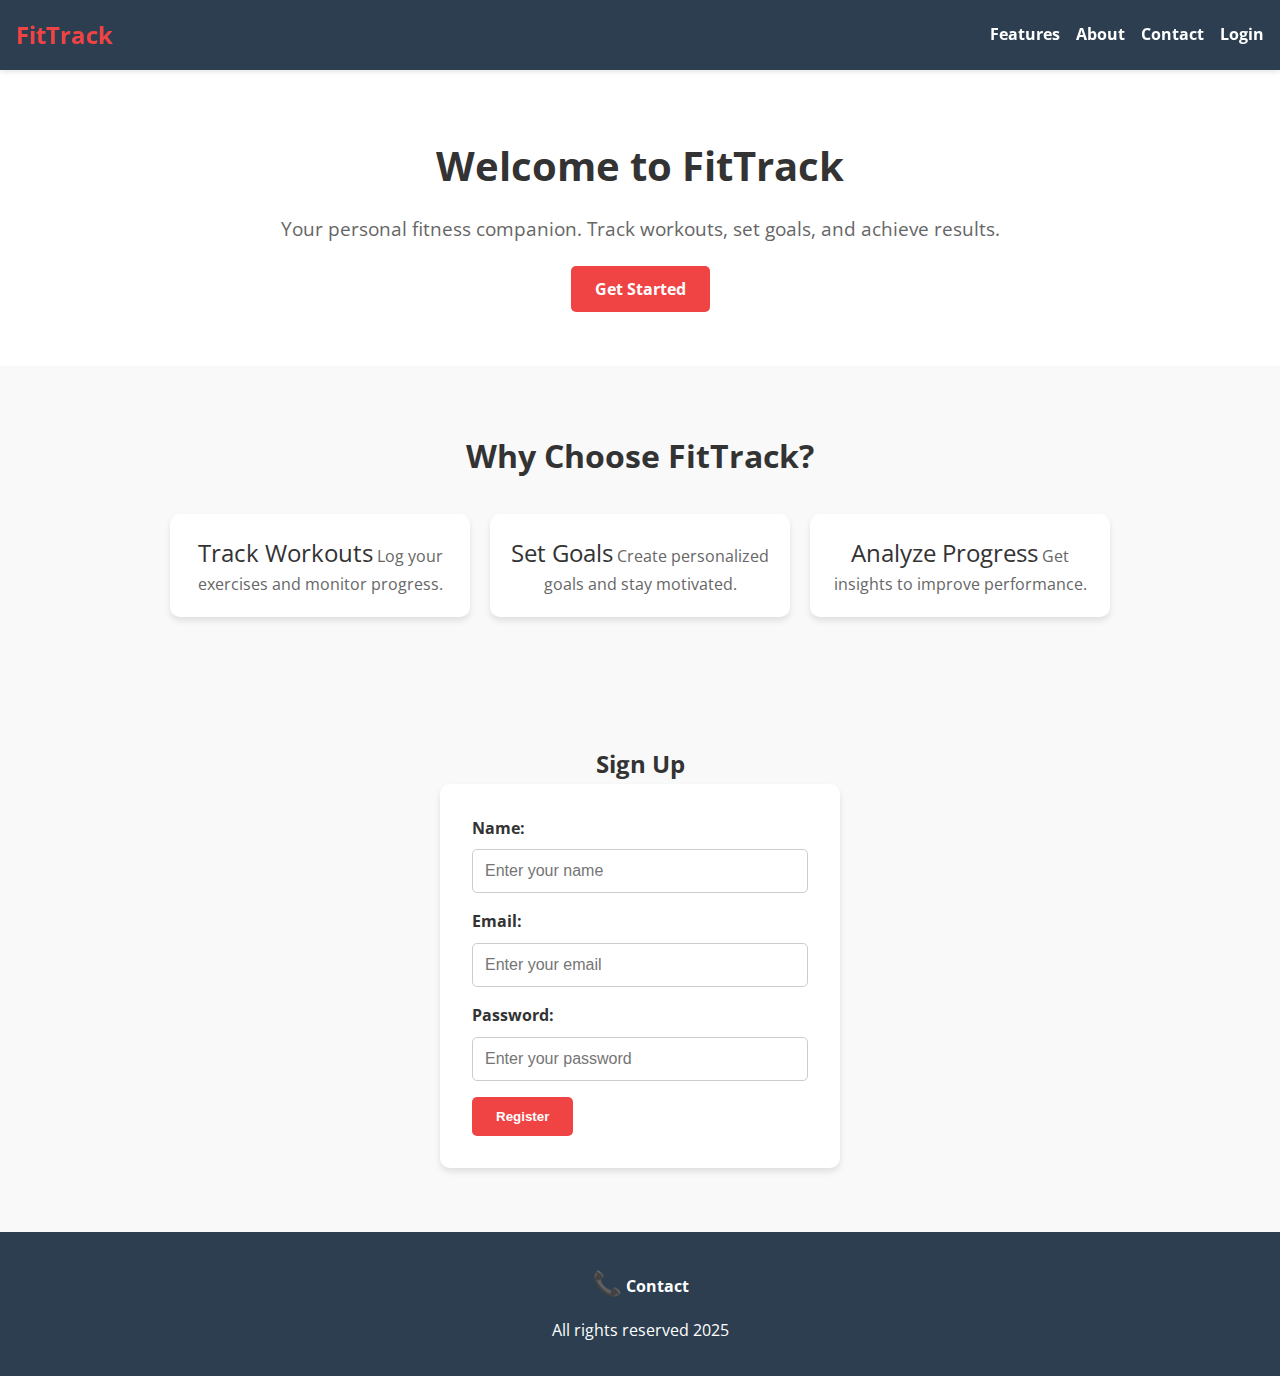
<file: index.html>
<!DOCTYPE html>
<html lang="en">
<head>
    <meta charset="UTF-8">
    <meta name="viewport" content="width=device-width, initial-scale=1.0">
    <title>FitTrack</title>
    <link rel="stylesheet" href="style.css">
    <link href="https://fonts.googleapis.com/css2?family=Poppins:wght@600&family=Open+Sans:wght@400;700&display=swap" rel="stylesheet">
</head>
<body>
    <!-- Header -->
    <header>
        <nav>
            <div class="logo">
                <h4>FitTrack</h4>
                <div class="nav-links">
                    <a href="#Features">Features</a>
                    <a href="#About">About</a>
                    <a href="contact.html">Contact</a>
                    <a href="login.html">Login</a>
                </div>
            </div>
        </nav>
    </header>

    <!-- Welcome Section -->
    <section class="Welcome"> 
        <h1 class="h1_Welcome">Welcome to FitTrack</h1>
        <p>Your personal fitness companion. Track workouts, set goals, and achieve results.</p>
        <a href="#sign-up" class="cta-button">Get Started</a>
    </section>

    <!-- Features Section -->
    <section id="Features" class="About">
        <h1 id="h1-about">Why Choose FitTrack?</h1>
        <div class="wcf-buttons-container">
            <a href="#about" class="wcf-button">
                <span class="about-title">Track Workouts</span>
                <span class="about-description">Log your exercises and monitor progress.</span>
            </a>
            <a href="#about" class="wcf-button">
                <span class="about-title">Set Goals</span>
                <span class="about-description">Create personalized goals and stay motivated.</span>
            </a>
            <a href="#about" class="wcf-button">
                <span class="about-title">Analyze Progress</span>
                <span class="about-description">Get insights to improve performance.</span>
            </a>
        </div>
    </section>

    <!-- Sign Up Section -->
    <section id="sign-up" class="sign-up-section">
        <h2>Sign Up</h2>
        <form id="registration-form">
            <label for="name">Name:</label>
            <input type="text" id="name" name="name" placeholder="Enter your name" required>

            <label for="email">Email:</label>
            <input type="email" id="email" name="email" placeholder="Enter your email" required>

            <label for="password">Password:</label>
            <input type="password" id="password" name="password" placeholder="Enter your password" required>

            <button type="submit" class="cta-button">Register</button>
        </form>
    </section>

    <!-- Footer -->
    <footer id="Contact" class="footer-1">
        <div class="contact-container">
            <span class="contact-icon">📞</span>
            <span class="contact-text"><a href="contact.html">Contact</a></span>
        </div>
        <p>All rights reserved 2025</p>
    </footer>

    <script src="script.js"></script>
</body>
</html>
</file>
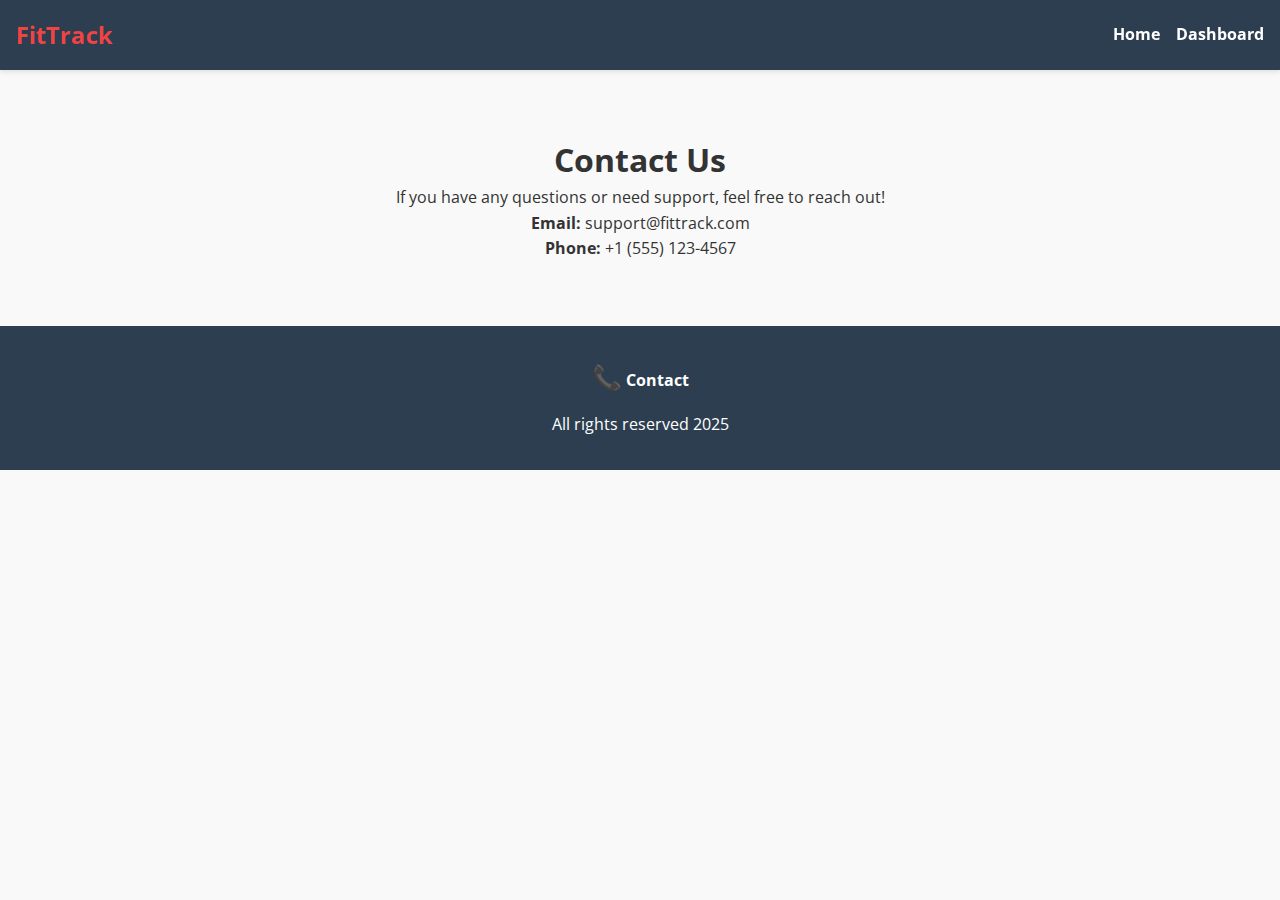
<file: contact.html>
<!DOCTYPE html>
<html lang="en">
<head>
    <meta charset="UTF-8">
    <meta name="viewport" content="width=device-width, initial-scale=1.0">
    <title>Contact Us - FitTrack</title>
    <link rel="stylesheet" href="style.css">
    <link href="https://fonts.googleapis.com/css2?family=Poppins:wght@600&family=Open+Sans:wght@400;700&display=swap" rel="stylesheet">
</head>
<body>
    <!-- Header -->
    <header>
        <nav>
            <div class="logo">
                <h4>FitTrack</h4>
                <div class="nav-links">
                    <a href="index.html">Home</a>
                    <a href="dashboard.html">Dashboard</a>
                </div>
            </div>
        </nav>
    </header>

    <!-- Contact Section -->
    <section class="contact-page">
        <h1>Contact Us</h1>
        <p>If you have any questions or need support, feel free to reach out!</p>

        <div class="contact-info">
            <p><strong>Email:</strong> support@fittrack.com</p>
            <p><strong>Phone:</strong> +1 (555) 123-4567</p>
        </div>
    </section>

    <!-- Footer -->
    <footer id="Contact" class="footer-1">
        <div class="contact-container">
            <span class="contact-icon">📞</span>
            <span class="contact-text"><a href="contact.html">Contact</a></span>
        </div>
        <p>All rights reserved 2025</p>
    </footer>
</body>
</html>
</file>
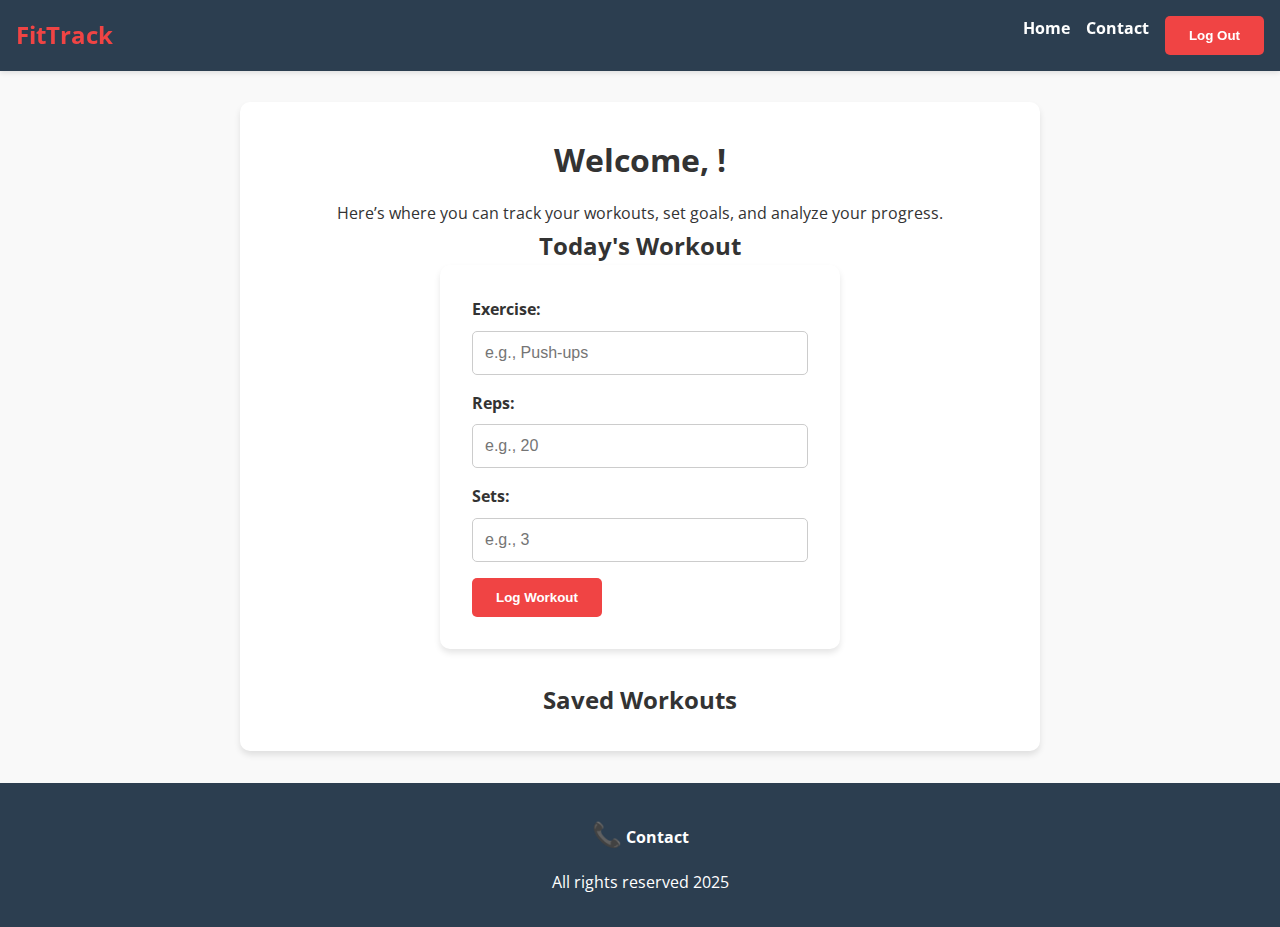
<file: dashboard.html>
<!DOCTYPE html>
<html lang="en">
<head>
    <meta charset="UTF-8">
    <meta name="viewport" content="width=device-width, initial-scale=1.0">
    <title>Dashboard - FitTrack</title>
    <link rel="stylesheet" href="style.css">
    <link href="https://fonts.googleapis.com/css2?family=Poppins:wght@600&family=Open+Sans:wght@400;700&display=swap" rel="stylesheet">
</head>
<body>
    <!-- Header -->
    <header>
        <nav>
            <div class="logo">
                <h4>FitTrack</h4>
                <div class="nav-links">
                    <a href="index.html">Home</a>
                    <a href="contact.html">Contact</a>
                    <button id="logout-button" class="cta-button">Log Out</button>
                </div>
            </div>
        </nav>
    </header>

    <!-- Dashboard Section -->
    <section class="dashboard">
        <h1>Welcome, <span id="user-name"></span>!</h1>
        <p>Here’s where you can track your workouts, set goals, and analyze your progress.</p>

        <!-- Workout Tracker -->
        <div class="tracker-section">
            <h2>Today's Workout</h2>
            <form id="workout-form">
                <label for="exercise">Exercise:</label>
                <input type="text" id="exercise" name="exercise" placeholder="e.g., Push-ups" required>

                <label for="reps">Reps:</label>
                <input type="number" id="reps" name="reps" placeholder="e.g., 20" required>

                <label for="sets">Sets:</label>
                <input type="number" id="sets" name="sets" placeholder="e.g., 3" required>

                <button type="submit" class="cta-button">Log Workout</button>
            </form>
        </div>

        <!-- Saved Workouts -->
        <div class="saved-workouts">
            <h2>Saved Workouts</h2>
            <ul id="workout-list"></ul>
        </div>
    </section>

    <!-- Footer -->
    <footer id="Contact" class="footer-1">
        <div class="contact-container">
            <span class="contact-icon">📞</span>
            <span class="contact-text"><a href="contact.html">Contact</a></span>
        </div>
        <p>All rights reserved 2025</p>
    </footer>

    <script src="script.js"></script>
</body>
</html>
</file>
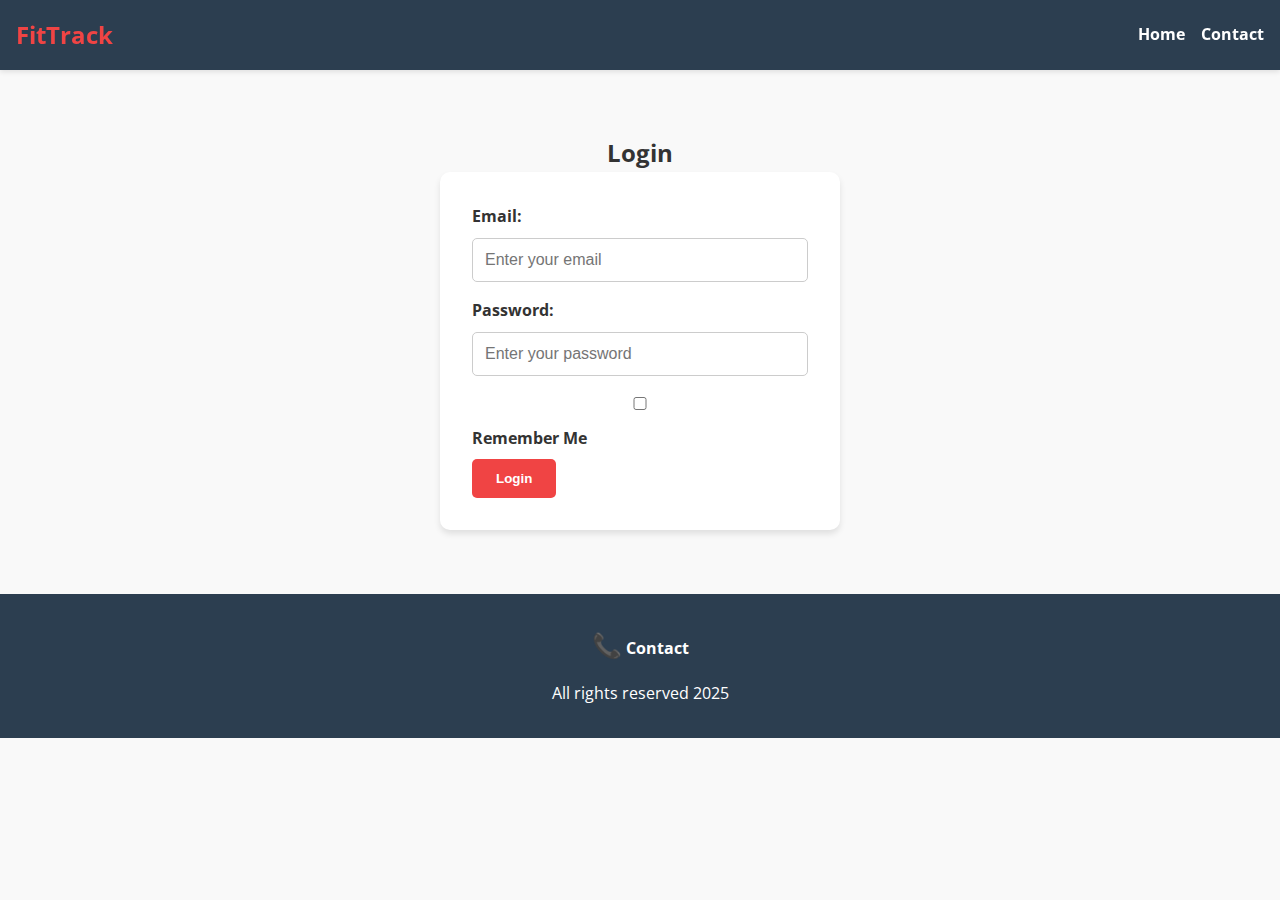
<file: login.html>
<!DOCTYPE html>
<html lang="en">
<head>
    <meta charset="UTF-8">
    <meta name="viewport" content="width=device-width, initial-scale=1.0">
    <title>Login - FitTrack</title>
    <link rel="stylesheet" href="style.css">
    <link href="https://fonts.googleapis.com/css2?family=Poppins:wght@600&family=Open+Sans:wght@400;700&display=swap" rel="stylesheet">
</head>
<body>
    <!-- Header -->
    <header>
        <nav>
            <div class="logo">
                <h4>FitTrack</h4>
                <div class="nav-links">
                    <a href="index.html">Home</a>
                    <a href="contact.html">Contact</a>
                </div>
            </div>
        </nav>
    </header>

    <!-- Login Section -->
    <section class="login-section">
        <h2>Login</h2>
        <form id="login-form">
            <label for="email">Email:</label>
            <input type="email" id="email" name="email" placeholder="Enter your email" required>

            <label for="password">Password:</label>
            <input type="password" id="password" name="password" placeholder="Enter your password" required>

            <label>
                <input type="checkbox" id="remember-me"> Remember Me
            </label>

            <button type="submit" class="cta-button">Login</button>
        </form>
    </section>

    <!-- Footer -->
    <footer id="Contact" class="footer-1">
        <div class="contact-container">
            <span class="contact-icon">📞</span>
            <span class="contact-text"><a href="contact.html">Contact</a></span>
        </div>
        <p>All rights reserved 2025</p>
    </footer>

    <script src="script.js"></script>
</body>
</html>
</file>
<file: style.css>
/* General Reset */
* {
    margin: 0;
    padding: 0;
    box-sizing: border-box;
}

/* Smooth Scrolling */
html {
    scroll-behavior: smooth;
}

/* Body Styling */
body {
    font-family: 'Open Sans', sans-serif;
    background-color: #f9f9f9; /* Light gray background */
    color: #333; /* Dark text for readability */
    line-height: 1.6;
    padding-top: 70px; /* Add padding to avoid content being hidden behind the fixed header */
}

/* Header Styling */
header {
    background-color: #2c3e50; /* Dark blue-gray for contrast */
    color: #fff;
    padding: 1rem;
    position: fixed;
    width: 100%;
    top: 0;
    z-index: 1000;
    box-shadow: 0 2px 5px rgba(0, 0, 0, 0.1); /* Subtle shadow for depth */
}

header .logo {
    display: flex;
    justify-content: space-between;
    align-items: center;
}

header .logo h4 {
    margin: 0;
    font-size: 1.5rem;
    font-weight: bold;
    color: #f04444; /* Red accent for branding */
}

header .nav-links {
    display: flex;
    gap: 1rem;
}

header .nav-links a {
    color: #fff; /* White text for links */
    text-decoration: none;
    font-weight: bold;
    transition: color 0.3s ease;
}

header .nav-links a:hover {
    color: #f04444; /* Red accent on hover */
}

/* Buttons */
.cta-button {
    background-color: #f04444; /* Red accent for CTA */
    color: #fff;
    padding: 0.75rem 1.5rem;
    border-radius: 5px;
    text-decoration: none;
    font-weight: bold;
    transition: background-color 0.3s ease, transform 0.3s ease;
    cursor: pointer;
    border: none;
}

.cta-button:hover {
    background-color: #d03434; /* Darker red on hover */
    transform: scale(1.05); /* Slight scaling effect */
}

/* Forms */
form {
    max-width: 400px;
    margin: 0 auto;
    text-align: left;
    padding: 2rem;
    background-color: #fff; /* White background for contrast */
    border-radius: 10px;
    box-shadow: 0 4px 6px rgba(0, 0, 0, 0.1); /* Subtle shadow for depth */
}

form label {
    display: block;
    margin-bottom: 0.5rem;
    font-weight: bold;
    color: #333;
}

form input {
    width: 100%;
    padding: 0.75rem;
    margin-bottom: 1rem;
    border: 1px solid #ccc;
    border-radius: 5px;
    font-size: 1rem;
    transition: border-color 0.3s ease;
}

form input:focus {
    border-color: #f04444; /* Highlight border on focus */
    outline: none;
}

/* Sections */
section {
    padding: 4rem 1rem;
    text-align: center;
}

.Welcome {
    background-color: #ffffff; /* White background for contrast */
    box-shadow: 0 4px 6px rgba(0, 0, 0, 0.1); /* Subtle shadow for depth */
}

.h1_Welcome {
    font-size: 2.5rem;
    margin-bottom: 1rem;
    color: #333; /* Dark text for headings */
}

.Welcome p {
    font-size: 1.2rem;
    margin-bottom: 2rem;
    color: #666; /* Slightly lighter text for descriptions */
}

.About {
    background-color: #f9f9f9; /* Light gray background */
}

#h1-about {
    font-size: 2rem;
    margin-bottom: 2rem;
    color: #333; /* Dark text for headings */
}

.wcf-buttons-container {
    display: flex;
    justify-content: center;
    gap: 20px;
    flex-wrap: wrap;
}

.wcf-button {
    background-color: #ffffff; /* White background for cards */
    color: #333;
    padding: 20px;
    width: 300px;
    border-radius: 10px;
    text-decoration: none;
    box-shadow: 0 4px 6px rgba(0, 0, 0, 0.1); /* Subtle shadow for depth */
    transition: transform 0.3s ease, box-shadow 0.3s ease;
}

.wcf-button:hover {
    transform: scale(1.05);
    box-shadow: 0 6px 10px rgba(0, 0, 0, 0.2); /* Larger shadow on hover */
}

.about-title {
    font-size: 1.5rem;
    margin-bottom: 1rem;
    color: #333; /* Dark text for titles */
}

.about-description {
    font-size: 1rem;
    color: #666; /* Slightly lighter text for descriptions */
}

/* Dashboard */
.dashboard {
    padding: 2rem;
    background-color: #fff; /* White background for contrast */
    box-shadow: 0 4px 6px rgba(0, 0, 0, 0.1); /* Subtle shadow for depth */
    border-radius: 10px;
    margin: 2rem auto;
    max-width: 800px;
}

.dashboard h1 {
    font-size: 2rem;
    margin-bottom: 1rem;
    color: #333; /* Dark text for headings */
}

.tracker-section {
    margin-bottom: 2rem;
}

.saved-workouts ul {
    list-style: none;
    padding: 0;
}

.saved-workouts li {
    background-color: #f9f9f9; /* Light gray background for list items */
    padding: 1rem;
    margin-bottom: 0.5rem;
    border-radius: 5px;
    box-shadow: 0 2px 4px rgba(0, 0, 0, 0.1); /* Subtle shadow for depth */
}

/* Footer */
footer.footer-1 {
    background-color: #2c3e50; /* Dark blue-gray for contrast */
    padding: 2rem;
    text-align: center;
    color: #fff;
}

footer.footer-1 .contact-container {
    margin-bottom: 1rem;
}

footer.footer-1 .contact-icon {
    font-size: 1.5rem;
    color: #f04444; /* Red accent for icon */
}

footer.footer-1 .contact-text a {
    color: #fff; /* White text for link */
    text-decoration: none;
    font-weight: bold;
    transition: color 0.3s ease;
}

footer.footer-1 .contact-text a:hover {
    color: #f04444; /* Red accent on hover */
}

footer.footer-1 p {
    margin: 0;
    color: #fff; /* White text for copyright */
}

/* Responsive Design */
@media (max-width: 768px) {
    header .logo {
        flex-direction: column;
        align-items: flex-start;
    }

    header .nav-links {
        flex-direction: column;
        gap: 0.5rem;
    }

    .Welcome {
        padding: 2rem 1rem;
    }

    .h1_Welcome {
        font-size: 2rem;
    }

    .About {
        padding: 2rem 1rem;
    }

    .wcf-button {
        width: 100%;
    }
}
</file>
